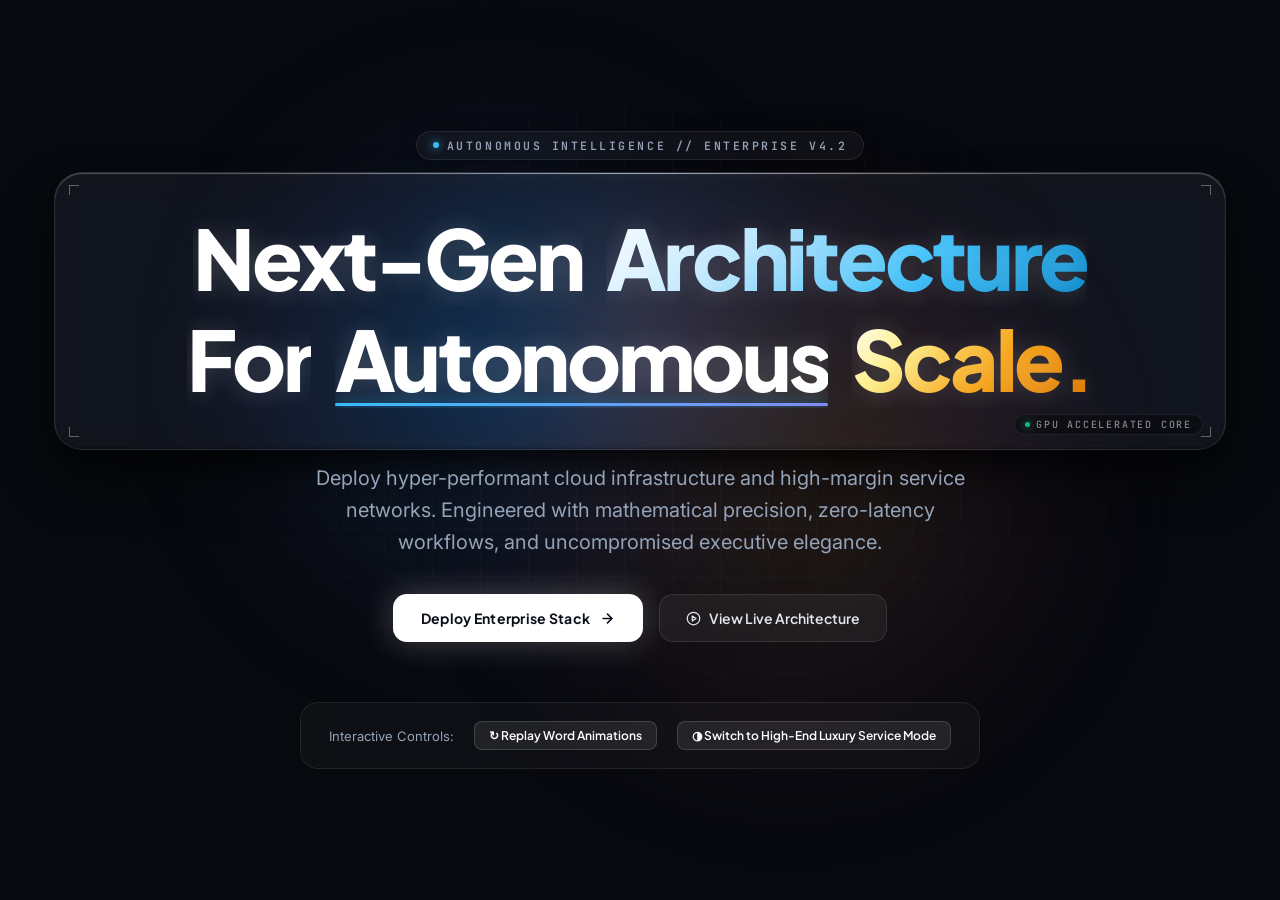
<file: futuristic-heading-demo.html>
<!DOCTYPE html>
<html lang="en">
<head>
  <meta charset="UTF-8" />
  <meta name="viewport" content="width=device-width, initial-scale=1.0" />
  <title>Futuristic Layered Typography &mdash; SaaS / High-End Service Showcase</title>
  <link rel="preconnect" href="https://fonts.googleapis.com" />
  <link rel="preconnect" href="https://fonts.gstatic.com" crossorigin />
  <!-- Clean, Heavy Sans-Serif Display Font + Monospace System -->
  <link href="https://fonts.googleapis.com/css2?family=Plus+Jakarta+Sans:wght@700;800;900&family=JetBrains+Mono:wght@400;500;600&family=Inter:wght@400;500;600&display=swap" rel="stylesheet" />
  <style>
    /* ==========================================================================
       CSS Reset & Core Palette
       ========================================================================== */
    *, *::before, *::after {
      box-sizing: border-box;
      margin: 0;
      padding: 0;
    }

    :root {
      --bg-dark: #07090E;
      --bg-surface: #0C101A;
      --font-display: 'Plus Jakarta Sans', -apple-system, BlinkMacSystemFont, 'Segoe UI', Roboto, sans-serif;
      --font-mono: 'JetBrains Mono', monospace;
      --font-sans: 'Inter', sans-serif;
      --primary-glow: rgba(56, 189, 248, 0.4);
      --accent-cyan: #38BDF8;
      --accent-violet: #818CF8;
      --accent-gold: #F59E0B;
      --glass-bg: rgba(255, 255, 255, 0.05); /* bg-white/5 */
      --glass-border: rgba(255, 255, 255, 0.10); /* border-white/10 */
      --glass-blur: 16px; /* backdrop-blur-md */
    }

    body {
      min-height: 100vh;
      background-color: var(--bg-dark);
      color: #F1F5F9;
      font-family: var(--font-sans);
      overflow-x: hidden;
      display: flex;
      flex-direction: column;
      align-items: center;
      justify-content: center;
      position: relative;
      padding: 40px 20px;
      -webkit-font-smoothing: antialiased;
    }

    /* Ambient Cyber Light Gradients */
    .ambient-background {
      position: fixed;
      inset: 0;
      pointer-events: none;
      z-index: 0;
      overflow: hidden;
    }

    .ambient-grid {
      position: absolute;
      inset: 0;
      background-image: 
        linear-gradient(to right, rgba(255, 255, 255, 0.03) 1px, transparent 1px),
        linear-gradient(to bottom, rgba(255, 255, 255, 0.03) 1px, transparent 1px);
      background-size: 48px 48px;
      mask-image: radial-gradient(ellipse 70% 60% at 50% 40%, black 20%, transparent 80%);
      -webkit-mask-image: radial-gradient(ellipse 70% 60% at 50% 40%, black 20%, transparent 80%);
    }

    .ambient-orb {
      position: absolute;
      border-radius: 50%;
      filter: blur(90px);
      opacity: 0.55;
      pointer-events: none;
      will-change: transform;
    }

    .orb-1 {
      top: 15%;
      left: 20%;
      width: 480px;
      height: 480px;
      background: radial-gradient(circle, rgba(56, 189, 248, 0.35) 0%, rgba(99, 102, 241, 0.15) 60%, transparent 80%);
      animation: floatOrbA 16s ease-in-out infinite alternate;
    }

    .orb-2 {
      top: 25%;
      right: 18%;
      width: 520px;
      height: 520px;
      background: radial-gradient(circle, rgba(212, 175, 55, 0.28) 0%, rgba(236, 72, 153, 0.12) 60%, transparent 80%);
      animation: floatOrbB 19s ease-in-out infinite alternate;
    }

    @keyframes floatOrbA {
      0% { transform: translate(0, 0) scale(1); }
      100% { transform: translate(40px, -30px) scale(1.1); }
    }

    @keyframes floatOrbB {
      0% { transform: translate(0, 0) scale(1); }
      100% { transform: translate(-50px, 35px) scale(1.08); }
    }

    /* Main Container */
    .hero-container {
      position: relative;
      z-index: 10;
      max-width: 1180px;
      width: 100%;
      display: flex;
      flex-direction: column;
      align-items: center;
      text-align: center;
      padding: 60px 24px;
    }

    /* ==========================================================================
       FUTURISTIC LAYERED TYPOGRAPHY ENGINE
       ========================================================================== */
    .typography-stage {
      position: relative;
      display: inline-block;
      margin-bottom: 24px;
      perspective: 1200px;
      padding: 30px 48px;
    }

    /* 1. Translucent Frosted-Glass Backdrop Card
       backdrop-blur-md bg-white/5 border border-white/10 */
    .glass-backdrop-card {
      position: absolute;
      inset: -12px -20px;
      z-index: 1;
      
      /* Requested Tailwind Equivalents */
      background: var(--glass-bg); /* bg-white/5 */
      backdrop-filter: blur(var(--glass-blur)) saturate(190%); /* backdrop-blur-md */
      -webkit-backdrop-filter: blur(var(--glass-blur)) saturate(190%);
      border: 1px solid var(--glass-border); /* border border-white/10 */
      
      border-radius: 28px;
      pointer-events: none;
      overflow: hidden;
      transform-style: preserve-3d;
      
      /* Multi-layer ambient drop shadow for realistic elevation */
      box-shadow: 
        0 30px 60px -15px rgba(0, 0, 0, 0.75),
        0 10px 25px -5px rgba(0, 0, 0, 0.5),
        inset 0 1px 1px 0 rgba(255, 255, 255, 0.28),
        inset 0 -1px 2px 0 rgba(0, 0, 0, 0.4);
      
      /* Card fade-in entrance */
      animation: glassCardEntrance 1.1s cubic-bezier(0.16, 1, 0.3, 1) forwards;
      transition: transform 0.2s cubic-bezier(0.25, 1, 0.5, 1);
    }

    @keyframes glassCardEntrance {
      0% {
        opacity: 0;
        transform: translateY(28px) scale(0.92);
        filter: blur(14px);
      }
      100% {
        opacity: 1;
        transform: translateY(0) scale(1);
        filter: blur(0px);
      }
    }

    /* Specular Top Border Light Sweep */
    .glass-specular-beam {
      position: absolute;
      top: 0;
      left: 10%;
      right: 10%;
      height: 1.5px;
      background: linear-gradient(90deg, 
        transparent 0%, 
        rgba(255, 255, 255, 0.6) 50%, 
        transparent 100%);
      opacity: 0.8;
      filter: drop-shadow(0 0 6px rgba(255, 255, 255, 0.8));
    }

    /* Futuristic Corner Crosshair Brackets */
    .glass-corner {
      position: absolute;
      width: 10px;
      height: 10px;
      border-color: rgba(255, 255, 255, 0.35);
      border-style: solid;
      pointer-events: none;
    }
    .corner-tl { top: 12px; left: 14px; border-width: 1.5px 0 0 1.5px; }
    .corner-tr { top: 12px; right: 14px; border-width: 1.5px 1.5px 0 0; }
    .corner-bl { bottom: 12px; left: 14px; border-width: 0 0 1.5px 1.5px; }
    .corner-br { bottom: 12px; right: 14px; border-width: 0 1.5px 1.5px 0; }

    /* Interactive Spotlight Cursor Follow inside Frosted Card */
    .glass-spotlight-radial {
      position: absolute;
      inset: 0;
      background: radial-gradient(circle 380px at var(--mouse-x, 50%) var(--mouse-y, 50%), 
        rgba(255, 255, 255, 0.08) 0%, 
        rgba(56, 189, 248, 0.04) 40%, 
        transparent 70%);
      pointer-events: none;
    }

    /* High-Tech System Architecture Metadata Tag */
    .glass-meta-pill {
      position: absolute;
      bottom: 14px;
      right: 22px;
      display: inline-flex;
      align-items: center;
      gap: 6px;
      font-family: var(--font-mono);
      font-size: 10px;
      font-weight: 500;
      letter-spacing: 0.18em;
      color: rgba(255, 255, 255, 0.5);
      text-transform: uppercase;
      background: rgba(0, 0, 0, 0.35);
      padding: 3px 10px;
      border-radius: 9999px;
      border: 1px solid rgba(255, 255, 255, 0.08);
    }

    .meta-pulse-dot {
      width: 5px;
      height: 5px;
      border-radius: 50%;
      background: #10B981;
      box-shadow: 0 0 8px #10B981;
      animation: pulseBlink 1.8s ease-in-out infinite;
    }

    @keyframes pulseBlink {
      0%, 100% { opacity: 0.4; transform: scale(0.9); }
      50% { opacity: 1; transform: scale(1.2); }
    }

    /* ==========================================================================
       2. Clean, Heavy Sans-Serif Display Typography
       ========================================================================== */
    .headline-main {
      position: relative;
      z-index: 2; /* Sits sharply in front of frosted card */
      font-family: var(--font-display);
      font-weight: 900;
      font-size: clamp(2.8rem, 6.5vw, 5.8rem);
      line-height: 1.04;
      letter-spacing: -0.04em;
      color: #FFFFFF;
      text-transform: none;
      display: flex;
      flex-wrap: wrap;
      justify-content: center;
      align-items: baseline;
      column-gap: 0.28em;
      row-gap: 0.1em;
      text-shadow: 0 2px 24px rgba(255, 255, 255, 0.18);
      user-select: none;
    }

    /* Word Splitting Containers */
    .word-wrap {
      display: inline-block;
      overflow: hidden;
      vertical-align: baseline;
      padding-bottom: 0.08em;
    }

    /* 3. Smooth Fade-In Animation On Load for Each Word */
    .word-inner {
      display: inline-block;
      opacity: 0;
      transform: translateY(115%) scale(0.95) rotateX(24deg);
      filter: blur(12px);
      transform-origin: 50% 100%;
      animation: wordFadeInUp 1.05s cubic-bezier(0.16, 1, 0.3, 1) forwards;
      animation-delay: calc(var(--word-idx, 0) * 110ms + 220ms);
    }

    @keyframes wordFadeInUp {
      0% {
        opacity: 0;
        transform: translateY(115%) scale(0.95) rotateX(24deg);
        filter: blur(12px);
      }
      65% {
        opacity: 0.85;
        filter: blur(2px);
      }
      100% {
        opacity: 1;
        transform: translateY(0) scale(1) rotateX(0deg);
        filter: blur(0px);
      }
    }

    /* Futuristic Highlight Gradients */
    .text-gradient-cyan {
      background: linear-gradient(135deg, #FFFFFF 0%, #BAE6FD 30%, #38BDF8 65%, #0284C7 100%);
      -webkit-background-clip: text;
      -webkit-text-fill-color: transparent;
      filter: drop-shadow(0 0 28px rgba(56, 189, 248, 0.45));
    }

    .text-gradient-gold {
      background: linear-gradient(135deg, #FFFFFF 0%, #FEF08A 25%, #F59E0B 60%, #D97706 100%);
      -webkit-background-clip: text;
      -webkit-text-fill-color: transparent;
      filter: drop-shadow(0 0 28px rgba(245, 158, 11, 0.45));
    }

    .text-glow-underline {
      position: relative;
    }

    .text-glow-underline::after {
      content: '';
      position: absolute;
      bottom: -4px;
      left: 0;
      right: 0;
      height: 3px;
      background: linear-gradient(90deg, #38BDF8, #818CF8);
      border-radius: 9999px;
      box-shadow: 0 0 14px rgba(56, 189, 248, 0.8);
      opacity: 0;
      transform: scaleX(0);
      transform-origin: left;
      animation: underlineExpand 0.85s cubic-bezier(0.16, 1, 0.3, 1) forwards;
      animation-delay: 950ms;
    }

    @keyframes underlineExpand {
      to {
        opacity: 1;
        transform: scaleX(1);
      }
    }

    /* Top Eyebrow Badge */
    .eyebrow-badge {
      display: inline-flex;
      align-items: center;
      gap: 8px;
      font-family: var(--font-mono);
      font-size: 11.5px;
      font-weight: 600;
      letter-spacing: 0.22em;
      text-transform: uppercase;
      color: #94A3B8;
      background: rgba(255, 255, 255, 0.04);
      border: 1px solid rgba(255, 255, 255, 0.08);
      backdrop-filter: blur(10px);
      -webkit-backdrop-filter: blur(10px);
      padding: 6px 16px;
      border-radius: 9999px;
      margin-bottom: 24px;
      box-shadow: 0 4px 20px rgba(0, 0, 0, 0.3);
      opacity: 0;
      transform: translateY(-14px);
      animation: eyebrowFadeIn 0.85s cubic-bezier(0.16, 1, 0.3, 1) 0.1s forwards;
    }

    @keyframes eyebrowFadeIn {
      to {
        opacity: 1;
        transform: translateY(0);
      }
    }

    .eyebrow-dot {
      width: 6px;
      height: 6px;
      border-radius: 50%;
      background: var(--accent-cyan);
      box-shadow: 0 0 10px var(--accent-cyan);
    }

    /* Subtitle & CTA Buttons */
    .hero-subtitle {
      max-width: 680px;
      font-size: clamp(1.05rem, 2vw, 1.25rem);
      line-height: 1.6;
      color: #94A3B8;
      margin-bottom: 36px;
      font-weight: 400;
      opacity: 0;
      transform: translateY(16px);
      animation: subtitleFadeIn 0.9s cubic-bezier(0.16, 1, 0.3, 1) 0.8s forwards;
    }

    @keyframes subtitleFadeIn {
      to {
        opacity: 1;
        transform: translateY(0);
      }
    }

    .cta-group {
      display: flex;
      gap: 16px;
      flex-wrap: wrap;
      justify-content: center;
      opacity: 0;
      transform: translateY(16px);
      animation: subtitleFadeIn 0.9s cubic-bezier(0.16, 1, 0.3, 1) 0.95s forwards;
    }

    .btn-primary {
      display: inline-flex;
      align-items: center;
      gap: 10px;
      background: #FFFFFF;
      color: #0B0F19;
      font-family: var(--font-display);
      font-weight: 700;
      font-size: 14px;
      letter-spacing: 0.02em;
      padding: 14px 28px;
      border-radius: 14px;
      text-decoration: none;
      box-shadow: 0 0 32px rgba(255, 255, 255, 0.25), 0 4px 14px rgba(0, 0, 0, 0.4);
      transition: all 0.28s ease;
    }

    .btn-primary:hover {
      transform: translateY(-2px);
      box-shadow: 0 0 45px rgba(255, 255, 255, 0.4), 0 8px 20px rgba(0, 0, 0, 0.5);
      background: #F8FAFC;
    }

    .btn-secondary {
      display: inline-flex;
      align-items: center;
      gap: 8px;
      background: rgba(255, 255, 255, 0.05); /* bg-white/5 */
      backdrop-filter: blur(12px); /* backdrop-blur-md */
      -webkit-backdrop-filter: blur(12px);
      border: 1px solid rgba(255, 255, 255, 0.1); /* border-white/10 */
      color: #E2E8F0;
      font-family: var(--font-display);
      font-weight: 600;
      font-size: 14px;
      padding: 14px 26px;
      border-radius: 14px;
      text-decoration: none;
      transition: all 0.28s ease;
    }

    .btn-secondary:hover {
      background: rgba(255, 255, 255, 0.1);
      border-color: rgba(255, 255, 255, 0.25);
      transform: translateY(-2px);
      color: #FFFFFF;
    }

    /* Interactive Controls Panel */
    .controls-panel {
      margin-top: 60px;
      padding: 18px 28px;
      background: rgba(255, 255, 255, 0.03);
      backdrop-filter: blur(16px);
      -webkit-backdrop-filter: blur(16px);
      border: 1px solid rgba(255, 255, 255, 0.08);
      border-radius: 18px;
      display: flex;
      gap: 20px;
      align-items: center;
      flex-wrap: wrap;
      justify-content: center;
      font-size: 13px;
      color: #94A3B8;
      z-index: 20;
    }

    .toggle-btn {
      background: rgba(255, 255, 255, 0.08);
      border: 1px solid rgba(255, 255, 255, 0.15);
      color: #FFFFFF;
      padding: 6px 14px;
      border-radius: 8px;
      font-family: var(--font-display);
      font-weight: 600;
      font-size: 12px;
      cursor: pointer;
      transition: all 0.2s ease;
    }

    .toggle-btn:hover {
      background: rgba(255, 255, 255, 0.16);
      border-color: rgba(255, 255, 255, 0.3);
    }

    @media (max-width: 768px) {
      .typography-stage {
        padding: 24px 18px;
      }
      .glass-backdrop-card {
        inset: -8px -10px;
      }
      .glass-meta-pill {
        display: none;
      }
    }
  </style>
</head>
<body>

  <!-- Ambient Holographic Lighting Background -->
  <div class="ambient-background" aria-hidden="true">
    <div class="ambient-grid"></div>
    <div class="ambient-orb orb-1"></div>
    <div class="ambient-orb orb-2"></div>
  </div>

  <div class="hero-container">

    <!-- Eyebrow Tech Pill -->
    <div class="eyebrow-badge">
      <span class="eyebrow-dot"></span>
      <span>Autonomous Intelligence // Enterprise V4.2</span>
    </div>

    <!-- ======================================================================
         FUTURISTIC LAYERED TYPOGRAPHY HEADING MODULE
         ====================================================================== -->
    <div class="typography-stage" id="typographyStage">

      <!-- Translucent Frosted-Glass Backdrop Card
           Matches: backdrop-blur-md bg-white/5 border border-white/10 -->
      <div class="glass-backdrop-card" id="glassCard" aria-hidden="true">
        <div class="glass-specular-beam"></div>
        <span class="glass-corner corner-tl"></span>
        <span class="glass-corner corner-tr"></span>
        <span class="glass-corner corner-bl"></span>
        <span class="glass-corner corner-br"></span>
        <div class="glass-spotlight-radial" id="glassSpotlight"></div>
        <div class="glass-meta-pill">
          <span class="meta-pulse-dot"></span>
          <span>GPU ACCELERATED CORE</span>
        </div>
      </div>

      <!-- Clean, Heavy Sans-Serif Display Font Headline with Staggered Word Fade-In -->
      <h1 class="headline-main" id="dynamicHeadline" aria-label="Next-Gen Architecture For Autonomous Scale">
        <!-- Word 1 -->
        <span class="word-wrap"><span class="word-inner" style="--word-idx: 0;">Next-Gen</span></span>
        <!-- Word 2 -->
        <span class="word-wrap"><span class="word-inner text-gradient-cyan" style="--word-idx: 1;">Architecture</span></span>
        <!-- Word 3 -->
        <span class="word-wrap"><span class="word-inner" style="--word-idx: 2;">For</span></span>
        <!-- Word 4 -->
        <span class="word-wrap"><span class="word-inner text-glow-underline" style="--word-idx: 3;">Autonomous</span></span>
        <!-- Word 5 -->
        <span class="word-wrap"><span class="word-inner text-gradient-gold" style="--word-idx: 4;">Scale.</span></span>
      </h1>

    </div>

    <!-- High-End Service Subtitle -->
    <p class="hero-subtitle">
      Deploy hyper-performant cloud infrastructure and high-margin service networks. Engineered with mathematical precision, zero-latency workflows, and uncompromised executive elegance.
    </p>

    <!-- High-Tech CTA Actions -->
    <div class="cta-group">
      <a href="#deploy" class="btn-primary">
        <span>Deploy Enterprise Stack</span>
        <svg width="15" height="15" viewBox="0 0 24 24" fill="none" stroke="currentColor" stroke-width="2.5" stroke-linecap="round" stroke-linejoin="round"><line x1="5" y1="12" x2="19" y2="12"></line><polyline points="12 5 19 12 12 19"></polyline></svg>
      </a>
      <a href="#architecture" class="btn-secondary">
        <svg width="15" height="15" viewBox="0 0 24 24" fill="none" stroke="currentColor" stroke-width="2" stroke-linecap="round" stroke-linejoin="round"><circle cx="12" cy="12" r="10"></circle><polygon points="10 8 16 12 10 16 10 8"></polygon></svg>
        <span>View Live Architecture</span>
      </a>
    </div>

    <!-- Interactive Customizer Controls -->
    <div class="controls-panel">
      <span>Interactive Controls:</span>
      <button class="toggle-btn" id="replayAnimBtn">&#x21bb; Replay Word Animations</button>
      <button class="toggle-btn" id="toggleThemeBtn">&#x25D1; Switch to High-End Luxury Service Mode</button>
    </div>

  </div>

  <!-- Dynamic Parallax & Word Controller Script -->
  <script>
    (function initFuturisticTypography() {
      const stage = document.getElementById("typographyStage");
      const card = document.getElementById("glassCard");
      const headline = document.getElementById("dynamicHeadline");
      const replayBtn = document.getElementById("replayAnimBtn");
      const themeBtn = document.getElementById("toggleThemeBtn");

      if (!stage || !card) return;

      // 1. Dynamic 3D Parallax Tilt on Pointer Hover
      stage.addEventListener("pointermove", (e) => {
        const rect = stage.getBoundingClientRect();
        const x = e.clientX - rect.left;
        const y = e.clientY - rect.top;
        const centerX = rect.width / 2;
        const centerY = rect.height / 2;

        const rotateX = ((y - centerY) / centerY) * -6; // max 6deg tilt
        const rotateY = ((x - centerX) / centerX) * 6;

        card.style.transform = `perspective(1000px) rotateX(${rotateX.toFixed(2)}deg) rotateY(${rotateY.toFixed(2)}deg) translateZ(4px)`;
        
        // Update spotlight radial gradient coordinates
        const pctX = (x / rect.width) * 100;
        const pctY = (y / rect.height) * 100;
        card.style.setProperty("--mouse-x", `${pctX.toFixed(1)}%`);
        card.style.setProperty("--mouse-y", `${pctY.toFixed(1)}%`);
      });

      stage.addEventListener("pointerleave", () => {
        card.style.transform = "perspective(1000px) rotateX(0deg) rotateY(0deg) translateZ(0px)";
        card.style.setProperty("--mouse-x", "50%");
        card.style.setProperty("--mouse-y", "50%");
      });

      // 2. Replay Animations Trigger
      function replayWordAnimation() {
        const inners = stage.querySelectorAll(".word-inner");
        inners.forEach((word) => {
          word.style.animation = "none";
          word.offsetHeight; /* trigger reflow */
          word.style.animation = "";
        });

        card.style.animation = "none";
        card.offsetHeight;
        card.style.animation = "";
      }

      if (replayBtn) {
        replayBtn.addEventListener("click", replayWordAnimation);
      }

      // 3. Switch between SaaS Cloud and High-End Luxury Service Copy
      let isSaaS = true;
      if (themeBtn) {
        themeBtn.addEventListener("click", () => {
          isSaaS = !isSaaS;
          if (isSaaS) {
            headline.innerHTML = `
              <span class="word-wrap"><span class="word-inner" style="--word-idx: 0;">Next-Gen</span></span>
              <span class="word-wrap"><span class="word-inner text-gradient-cyan" style="--word-idx: 1;">Architecture</span></span>
              <span class="word-wrap"><span class="word-inner" style="--word-idx: 2;">For</span></span>
              <span class="word-wrap"><span class="word-inner text-glow-underline" style="--word-idx: 3;">Autonomous</span></span>
              <span class="word-wrap"><span class="word-inner text-gradient-gold" style="--word-idx: 4;">Scale.</span></span>
            `;
            themeBtn.textContent = "\u25D1 Switch to High-End Luxury Service Mode";
          } else {
            headline.innerHTML = `
              <span class="word-wrap"><span class="word-inner" style="--word-idx: 0;">The</span></span>
              <span class="word-wrap"><span class="word-inner text-gradient-gold" style="--word-idx: 1;">Architectural</span></span>
              <span class="word-wrap"><span class="word-inner" style="--word-idx: 2;">Sanctuary</span></span>
              <span class="word-wrap"><span class="word-inner" style="--word-idx: 3;">For</span></span>
              <span class="word-wrap"><span class="word-inner text-gradient-cyan text-glow-underline" style="--word-idx: 4;">Executive</span></span>
              <span class="word-wrap"><span class="word-inner" style="--word-idx: 5;">Gentlemen.</span></span>
            `;
            themeBtn.textContent = "\u25D1 Switch to SaaS Cloud Platform Mode";
          }
          replayWordAnimation();
        });
      }
    })();
  </script>
</body>
</html>
</file>
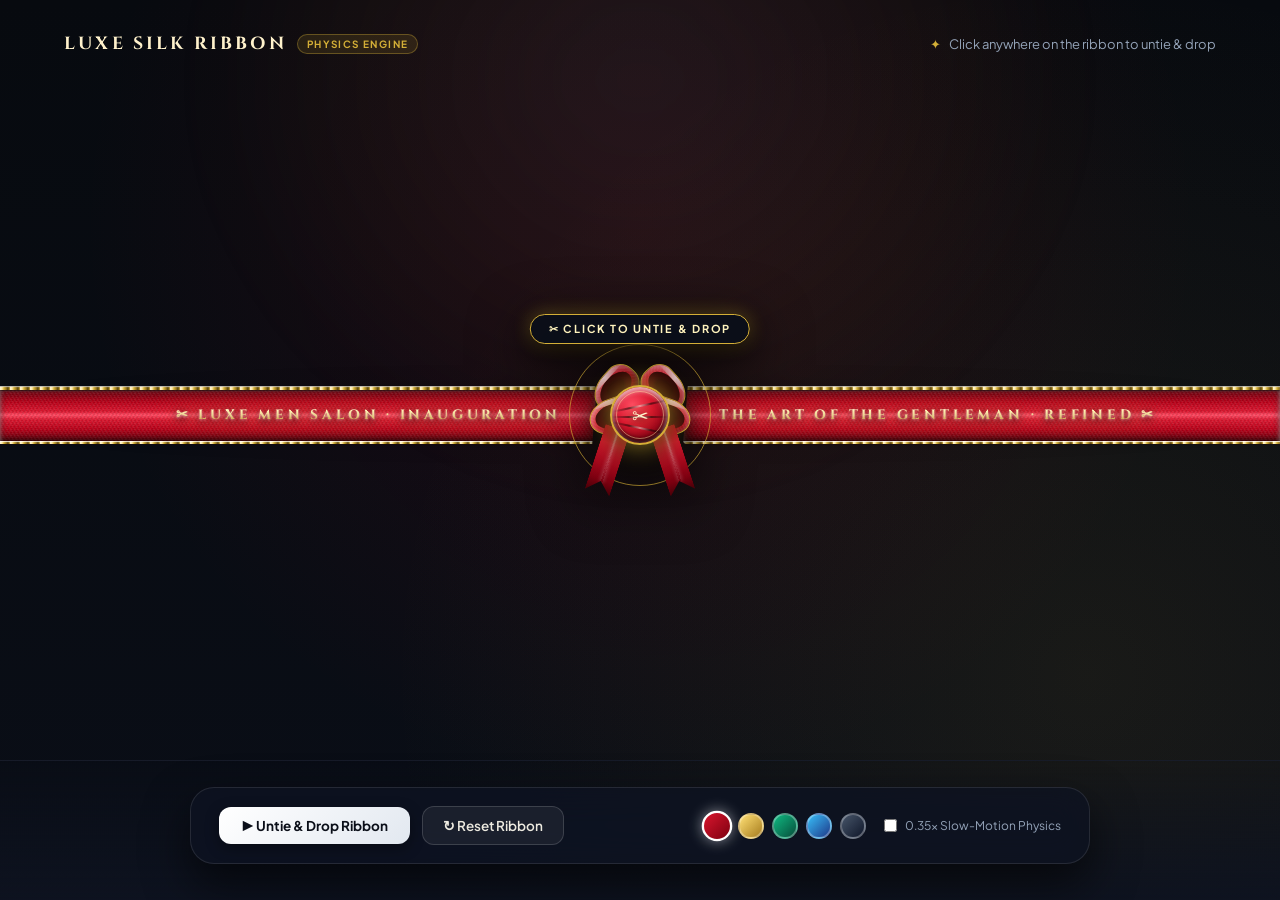
<file: realistic-ribbon-component.html>
<!DOCTYPE html>
<html lang="en">
<head>
  <meta charset="UTF-8" />
  <meta name="viewport" content="width=device-width, initial-scale=1.0" />
  <title>Realistic Silk Ribbon Component &mdash; Physics Untie & Gravity Drop</title>
  <link rel="preconnect" href="https://fonts.googleapis.com" />
  <link rel="preconnect" href="https://fonts.gstatic.com" crossorigin />
  <link href="https://fonts.googleapis.com/css2?family=Cinzel:wght@500;700;800&family=Plus+Jakarta+Sans:wght@500;600;700;800&display=swap" rel="stylesheet" />
  <style>
    /* ==========================================================================
       Reset & Foundation
       ========================================================================== */
    *, *::before, *::after {
      box-sizing: border-box;
      margin: 0;
      padding: 0;
    }

    :root {
      --bg-dark: #080B11;
      --bg-surface: #0E1320;
      --font-display: 'Cinzel', serif;
      --font-ui: 'Plus Jakarta Sans', sans-serif;
      
      /* Silk Satin Color Themes */
      --ribbon-base-1: #450007;
      --ribbon-base-2: #7D0010;
      --ribbon-core: #B80018;
      --ribbon-vibrant: #D9162E;
      --ribbon-sheen: #FF4A62;
      --ribbon-crest: #FFA3B0;
      --gold-bullion: #D4AF37;
      --gold-light: #FFF3BD;

      /* Physics animation speed multiplier (1 = normal, 2.5 = slow motion) */
      --physics-duration: 2.2s;
    }

    body {
      min-height: 100vh;
      background-color: var(--bg-dark);
      background-image: 
        radial-gradient(circle at 50% 25%, rgba(184, 0, 24, 0.12) 0%, transparent 60%),
        radial-gradient(circle at 85% 75%, rgba(212, 175, 55, 0.08) 0%, transparent 55%),
        linear-gradient(to bottom, #070A0F, #0A0E17);
      color: #EDEAE0;
      font-family: var(--font-ui);
      overflow-x: hidden;
      display: flex;
      flex-direction: column;
      align-items: center;
      justify-content: space-between;
      position: relative;
      user-select: none;
    }

    /* Ambient Spotlight & Floor Horizon */
    .ambient-spotlight {
      position: fixed;
      top: -100px;
      left: 50%;
      transform: translateX(-50%);
      width: 900px;
      height: 600px;
      background: radial-gradient(ellipse at 50% 30%, rgba(255, 245, 220, 0.06) 0%, rgba(212, 175, 55, 0.03) 45%, transparent 70%);
      pointer-events: none;
      filter: blur(40px);
      z-index: 0;
    }

    .floor-reflection {
      position: fixed;
      bottom: 0;
      left: 0;
      right: 0;
      height: 140px;
      background: linear-gradient(to top, rgba(14, 19, 32, 0.95), transparent);
      border-top: 1px solid rgba(255, 255, 255, 0.04);
      pointer-events: none;
      z-index: 5;
    }

    /* Top Showcase Header */
    .header-bar {
      position: relative;
      z-index: 20;
      width: 100%;
      max-width: 1200px;
      padding: 32px 24px 16px 24px;
      display: flex;
      justify-content: space-between;
      align-items: center;
      flex-wrap: wrap;
      gap: 16px;
    }

    .brand-title {
      font-family: var(--font-display);
      font-size: 1.1rem;
      font-weight: 700;
      letter-spacing: 0.18em;
      color: #FFF2CC;
      display: flex;
      align-items: center;
      gap: 10px;
    }

    .brand-pill {
      font-family: var(--font-ui);
      font-size: 10px;
      font-weight: 700;
      letter-spacing: 0.14em;
      text-transform: uppercase;
      background: rgba(212, 175, 55, 0.12);
      border: 1px solid rgba(212, 175, 55, 0.35);
      color: var(--gold-bullion);
      padding: 3px 9px;
      border-radius: 999px;
    }

    .header-hint {
      font-size: 13px;
      color: #94A3B8;
      display: flex;
      align-items: center;
      gap: 8px;
    }

    .hint-icon {
      color: var(--gold-bullion);
      animation: pulseHover 1.5s ease-in-out infinite;
    }

    @keyframes pulseHover {
      0%, 100% { transform: scale(1); opacity: 0.7; }
      50% { transform: scale(1.2); opacity: 1; }
    }

    /* ==========================================================================
       MAIN STAGE: Realistic Natural Ribbon Component
       ========================================================================== */
    .ribbon-stage-viewport {
      position: relative;
      width: 100%;
      max-width: 1440px;
      flex: 1;
      display: flex;
      align-items: center;
      justify-content: center;
      perspective: 1400px;
      padding: 40px 0;
      z-index: 10;
    }

    /* Outer Wrapper with subtle catenary drape & ambient breathing */
    .natural-ribbon-component {
      position: absolute;
      top: 48%;
      left: 0;
      right: 0;
      transform: translateY(-50%);
      display: flex;
      align-items: center;
      justify-content: center;
      cursor: pointer;
      z-index: 15;
      animation: ambientClothDrape 6s ease-in-out infinite alternate;
    }

    @keyframes ambientClothDrape {
      0% { transform: translateY(-50%) rotate(0deg); }
      50% { transform: translateY(calc(-50% + 3px)) rotate(0.12deg); }
      100% { transform: translateY(-50%) rotate(-0.08deg); }
    }

    /* Soft Realistic Drop Shadow Cast by Fabric onto Surface */
    .cloth-ambient-shadow {
      position: absolute;
      top: 32px;
      left: 4%;
      right: 4%;
      height: 44px;
      background: radial-gradient(ellipse at 50% 50%, rgba(0, 0, 0, 0.75) 0%, rgba(0, 0, 0, 0.35) 45%, transparent 75%);
      filter: blur(14px);
      pointer-events: none;
      z-index: 1;
      transition: opacity 0.6s ease;
    }

    /* ==========================================================================
       High-Fidelity Silk Satin Ribbon Segments
       ========================================================================== */
    .ribbon-half {
      flex: 1;
      height: 58px;
      position: relative;
      overflow: hidden;
      z-index: 2;
      transform-origin: top center;

      /* Multi-layer High-Fidelity Silk Satin Shader */
      background:
        /* Fine warp/weft diagonal twill weave */
        repeating-linear-gradient(58deg, rgba(255, 255, 255, 0.05) 0px, rgba(255, 255, 255, 0.05) 1.5px, transparent 1.5px, transparent 3.2px),
        repeating-linear-gradient(-58deg, rgba(0, 0, 0, 0.08) 0px, rgba(0, 0, 0, 0.08) 1.5px, transparent 1.5px, transparent 3.2px),
        /* Drawn silk longitudinal threads */
        repeating-linear-gradient(0deg, rgba(255, 255, 255, 0.035) 0px, rgba(255, 255, 255, 0.035) 1px, transparent 1px, transparent 2px),
        /* Curvature specular silk gradient */
        linear-gradient(180deg, 
          var(--ribbon-base-1) 0%, 
          var(--ribbon-base-2) 14%, 
          var(--ribbon-core) 28%, 
          var(--ribbon-vibrant) 44%, 
          var(--ribbon-sheen) 50%, 
          var(--ribbon-vibrant) 58%, 
          var(--ribbon-core) 74%, 
          var(--ribbon-base-2) 88%, 
          var(--ribbon-base-1) 100%);
      
      /* 3D Convex Cylinder Volume Shadows */
      box-shadow: 
        inset 0 3px 5px rgba(255, 255, 255, 0.48),
        inset 0 -4px 7px rgba(10, 0, 2, 0.75),
        0 10px 28px rgba(0, 0, 0, 0.75),
        0 2px 10px rgba(184, 0, 24, 0.4);
      
      display: flex;
      align-items: center;
    }

    .ribbon-half-left {
      justify-content: flex-end;
      border-radius: 0 4px 4px 0;
      clip-path: polygon(0 0, 100% 0, 99.2% 100%, 0 100%);
      transform-origin: 0% 50%;
    }

    .ribbon-half-right {
      justify-content: flex-start;
      border-radius: 4px 0 0 4px;
      clip-path: polygon(0.8% 0, 100% 0, 100% 100%, 0 100%);
      transform-origin: 100% 50%;
    }

    /* Braided Woven Gold Bullion Selvage Edges (Top & Bottom) */
    .ribbon-selvage {
      position: absolute;
      left: 0;
      right: 0;
      height: 3.5px;
      z-index: 5;
      background: repeating-linear-gradient(90deg, 
        #FFF4D1 0px, 
        #FFEAA7 2px, 
        #D4AF37 4px, 
        #9E7D23 6px, 
        #59420B 8px, 
        #D4AF37 10px);
      box-shadow: 0 1px 2px rgba(0, 0, 0, 0.7), inset 0 1px 1px rgba(255, 255, 255, 0.85);
    }
    .selvage-top { top: 0; }
    .selvage-bottom { bottom: 0; }

    /* Animated Specular Luster Drift */
    .ribbon-luster-wave {
      position: absolute;
      inset: 0;
      background: linear-gradient(110deg,
        transparent 0%,
        transparent 34%,
        rgba(255, 255, 255, 0.15) 45%,
        rgba(255, 245, 250, 0.45) 50%,
        rgba(255, 255, 255, 0.15) 55%,
        transparent 66%,
        transparent 100%);
      background-size: 260% 100%;
      animation: lusterDrift 7.5s ease-in-out infinite alternate;
      pointer-events: none;
      mix-blend-mode: overlay;
      z-index: 3;
    }

    @keyframes lusterDrift {
      0% { background-position: 0% 50%; }
      100% { background-position: 100% 50%; }
    }

    /* Embroidered Metallic Gold Lettering */
    .ribbon-embroidery {
      position: relative;
      z-index: 4;
      display: flex;
      align-items: center;
      padding: 0 36px;
      width: 100%;
    }

    .ribbon-half-left .ribbon-embroidery { justify-content: flex-end; }
    .ribbon-half-right .ribbon-embroidery { justify-content: flex-start; }

    .embroidery-text {
      font-family: var(--font-display);
      font-size: 13.5px;
      font-weight: 700;
      letter-spacing: 0.28em;
      background: linear-gradient(180deg, #FFFFFF 0%, #FFF3B8 24%, #E9CE8A 55%, #C29B38 82%, #856317 100%);
      -webkit-background-clip: text;
      -webkit-text-fill-color: transparent;
      filter: 
        drop-shadow(0 1px 1px rgba(255, 255, 255, 0.45))
        drop-shadow(0 2px 4px rgba(0, 0, 0, 0.95))
        drop-shadow(0 0 12px rgba(212, 175, 55, 0.5));
      white-space: nowrap;
    }

    /* ==========================================================================
       Center 3D Tied Rosette Bow with Loops & Knot
       ========================================================================== */
    .ribbon-bow-center {
      position: relative;
      z-index: 30;
      width: 110px;
      height: 110px;
      margin: 0 -12px;
      display: flex;
      align-items: center;
      justify-content: center;
      cursor: pointer;
      filter: drop-shadow(0 14px 28px rgba(0, 0, 0, 0.85));
      transition: transform 0.35s cubic-bezier(0.2, 0.9, 0.3, 1);
    }

    .ribbon-bow-center:hover {
      transform: scale(1.08);
    }

    /* Center Pulsing Luminous Shockwave */
    .bow-pulse-aura {
      position: absolute;
      inset: -16px;
      border-radius: 50%;
      border: 1.5px solid rgba(212, 175, 55, 0.65);
      animation: auraBreathe 2.4s cubic-bezier(0.2, 0.8, 0.4, 1) infinite;
      pointer-events: none;
    }

    @keyframes auraBreathe {
      0% { transform: scale(0.7); opacity: 0.85; }
      100% { transform: scale(1.45); opacity: 0; }
    }

    /* 3D Overlapping Silk Loops */
    .bow-loops-wrap {
      position: absolute;
      inset: 0;
      pointer-events: none;
    }

    .bow-loop {
      position: absolute;
      width: 50px;
      height: 36px;
      background:
        repeating-linear-gradient(45deg, rgba(255,255,255,0.05) 0px, rgba(255,255,255,0.05) 1.5px, transparent 1.5px, transparent 3px),
        linear-gradient(135deg, var(--ribbon-sheen) 0%, var(--ribbon-vibrant) 35%, var(--ribbon-core) 75%, var(--ribbon-base-1) 100%);
      border: 1.5px solid var(--gold-bullion);
      box-shadow: inset 0 3px 6px rgba(255, 255, 255, 0.5), 0 8px 18px rgba(0, 0, 0, 0.7);
      overflow: hidden;
      transform-origin: center center;
    }

    /* Inner loop hollow cavity shadow */
    .loop-cavity-shadow {
      position: absolute;
      inset: 5px;
      background: radial-gradient(ellipse at center, #260005 35%, #66000D 75%, #9E071A 100%);
      border-radius: 50%;
      opacity: 0.95;
      box-shadow: inset 0 3px 8px rgba(0, 0, 0, 0.8);
    }

    .loop-edge-glint {
      position: absolute;
      top: 0;
      left: 0;
      right: 0;
      height: 5px;
      background: linear-gradient(90deg, transparent, rgba(255, 255, 255, 0.75), transparent);
    }

    /* Back Loops (Upper Tilt, darker) */
    .loop-back-l {
      top: 10px;
      left: 6px;
      transform: rotate(-48deg);
      border-radius: 50% 16px 16px 50%;
      filter: brightness(0.85);
    }
    .loop-back-r {
      top: 10px;
      right: 6px;
      transform: rotate(48deg);
      border-radius: 16px 50% 50% 16px;
      filter: brightness(0.85);
    }

    /* Front Loops (Lower Tilt, vibrant) */
    .loop-front-l {
      top: 38px;
      left: 4px;
      transform: rotate(-18deg);
      border-radius: 50% 14px 14px 50%;
    }
    .loop-front-r {
      top: 38px;
      right: 4px;
      transform: rotate(18deg);
      border-radius: 14px 50% 50% 14px;
    }

    /* Cinched Center Fabric Knot */
    .bow-knot {
      position: relative;
      z-index: 10;
      width: 60px;
      height: 60px;
      border-radius: 50%;
      background: radial-gradient(circle at 36% 32%, var(--ribbon-sheen) 0%, var(--ribbon-vibrant) 38%, var(--ribbon-base-2) 74%, var(--ribbon-base-1) 100%);
      border: 2px solid var(--gold-bullion);
      box-shadow:
        0 0 28px rgba(212, 175, 55, 0.8),
        0 10px 28px rgba(0, 0, 0, 0.8),
        inset 0 3px 6px rgba(255, 255, 255, 0.8),
        inset 0 -3px 6px rgba(0, 0, 0, 0.9);
      display: flex;
      align-items: center;
      justify-content: center;
      overflow: hidden;
      transform-origin: center center;
    }

    .knot-creases {
      position: absolute;
      inset: 0;
      pointer-events: none;
    }
    .crease-line {
      position: absolute;
      width: 100%;
      height: 2px;
      background: linear-gradient(90deg, transparent, rgba(0,0,0,0.55) 30%, rgba(255,255,255,0.45) 50%, rgba(0,0,0,0.55) 70%, transparent);
    }
    .crease-1 { top: 18px; transform: rotate(-12deg); }
    .crease-2 { top: 29px; }
    .crease-3 { top: 40px; transform: rotate(12deg); }

    .knot-gold-clasp {
      position: absolute;
      inset: 4px;
      border-radius: 50%;
      border: 1px solid rgba(255, 235, 170, 0.45);
      pointer-events: none;
    }

    .knot-icon {
      position: relative;
      z-index: 5;
      color: #FFF6CC;
      font-size: 20px;
      display: inline-block;
      filter: drop-shadow(0 2px 4px rgba(0, 0, 0, 0.8)) drop-shadow(0 0 8px rgba(212, 175, 55, 0.8));
    }

    /* Hanging Swallowtail Streamers */
    .bow-streamer {
      position: absolute;
      top: 68px;
      width: 26px;
      height: 68px;
      background: linear-gradient(180deg, var(--ribbon-core) 0%, var(--ribbon-vibrant) 25%, var(--ribbon-base-2) 80%, var(--ribbon-base-1) 100%);
      box-shadow: 0 8px 18px rgba(0, 0, 0, 0.6);
      clip-path: polygon(0 0, 100% 0, 100% 100%, 50% 82%, 0 100%);
      z-index: 2;
      transform-origin: top center;
    }

    .streamer-ridge-highlight {
      position: absolute;
      top: 0;
      bottom: 12px;
      left: 50%;
      width: 2px;
      background: linear-gradient(180deg, rgba(255, 255, 255, 0.55) 0%, rgba(255, 255, 255, 0.1) 80%, transparent 100%);
      box-shadow: 0 0 4px rgba(255, 255, 255, 0.4);
    }

    .streamer-l {
      left: 20px;
      transform: rotate(18deg);
      animation: streamerFlutterL 3.6s ease-in-out infinite alternate;
    }
    .streamer-r {
      right: 20px;
      transform: rotate(-18deg);
      animation: streamerFlutterR 4s ease-in-out infinite alternate;
    }

    @keyframes streamerFlutterL {
      0% { transform: rotate(16deg) skewX(2deg); }
      100% { transform: rotate(22deg) skewX(-2deg); }
    }
    @keyframes streamerFlutterR {
      0% { transform: rotate(-16deg) skewX(-2deg); }
      100% { transform: rotate(-22deg) skewX(2deg); }
    }

    /* Interactive Click Prompt Badge */
    .ribbon-action-tooltip {
      position: absolute;
      top: -46px;
      left: 50%;
      transform: translateX(-50%);
      background: rgba(11, 15, 25, 0.96);
      border: 1px solid var(--gold-bullion);
      border-radius: 9999px;
      padding: 7px 18px;
      display: flex;
      align-items: center;
      gap: 8px;
      color: #FFF3BD;
      font-family: var(--font-ui);
      font-size: 11px;
      font-weight: 700;
      letter-spacing: 0.16em;
      text-transform: uppercase;
      white-space: nowrap;
      box-shadow: 0 6px 22px rgba(0, 0, 0, 0.8), 0 0 18px rgba(212, 175, 55, 0.45);
      pointer-events: none;
      animation: tooltipHover 2.2s ease-in-out infinite alternate;
      z-index: 50;
      transition: opacity 0.3s ease;
    }

    @keyframes tooltipHover {
      0% { transform: translateX(-50%) translateY(0); }
      100% { transform: translateX(-50%) translateY(-6px); }
    }

    /* ==========================================================================
       PHYSICS UNTIE, UNFOLD & GRAVITY DROP ANIMATION ENGINE
       Triggered when .is-untying is added to the component
       ========================================================================== */
    .natural-ribbon-component.is-untying {
      pointer-events: none;
      animation: none !important;
    }

    .natural-ribbon-component.is-untying .ribbon-action-tooltip {
      opacity: 0;
    }

    .natural-ribbon-component.is-untying .cloth-ambient-shadow {
      opacity: 0;
      transition: opacity 0.4s ease;
    }

    /* 1. Center Knot Loosens and Slips Apart */
    .natural-ribbon-component.is-untying .bow-knot {
      animation: knotUntieAndFall var(--physics-duration) cubic-bezier(0.25, 0.1, 0.3, 1) forwards;
    }

    @keyframes knotUntieAndFall {
      0% {
        transform: scale(1) rotate(0deg);
        opacity: 1;
      }
      15% {
        /* Knot loosens and expands as the knot unbinds */
        transform: scale(1.22) rotate(-14deg) translateY(-8px);
        opacity: 1;
      }
      30% {
        /* Knot slips open, dropping through center */
        transform: scale(0.9) rotate(28deg) translateY(60px);
        opacity: 0.9;
      }
      65% {
        /* Accelerating downward under gravity */
        transform: scale(0.65) rotate(70deg) translateY(calc(55vh));
        opacity: 0.6;
      }
      100% {
        /* Drops fully to the bottom of the screen */
        transform: scale(0.4) rotate(120deg) translateY(calc(95vh));
        opacity: 0;
      }
    }

    /* 2. Bow Loops Untie & Straighten Out into Falling Strips */
    .natural-ribbon-component.is-untying .loop-back-l,
    .natural-ribbon-component.is-untying .loop-front-l {
      animation: loopUntieLeft var(--physics-duration) cubic-bezier(0.2, 0.8, 0.25, 1) forwards;
    }

    .natural-ribbon-component.is-untying .loop-back-r,
    .natural-ribbon-component.is-untying .loop-front-r {
      animation: loopUntieRight var(--physics-duration) cubic-bezier(0.2, 0.8, 0.25, 1) forwards;
    }

    @keyframes loopUntieLeft {
      0% {
        transform: rotate(-35deg) scale(1);
        opacity: 1;
      }
      18% {
        /* Uncurling loop stretches outwards and unpins */
        transform: rotate(-10deg) scaleX(1.4) scaleY(0.6) translate(-25px, -15px);
        opacity: 1;
      }
      40% {
        /* Falling downward with air resistance flip */
        transform: rotate(25deg) scaleX(0.7) scaleY(1.5) translate(-60px, 35vh);
        opacity: 0.8;
      }
      75% {
        transform: rotate(-18deg) scaleX(0.5) scaleY(1.8) translate(-90px, 70vh);
        opacity: 0.4;
      }
      100% {
        transform: rotate(15deg) scaleX(0.4) scaleY(2) translate(-110px, calc(95vh));
        opacity: 0;
      }
    }

    @keyframes loopUntieRight {
      0% {
        transform: rotate(35deg) scale(1);
        opacity: 1;
      }
      18% {
        transform: rotate(10deg) scaleX(1.4) scaleY(0.6) translate(25px, -15px);
        opacity: 1;
      }
      40% {
        transform: rotate(-25deg) scaleX(0.7) scaleY(1.5) translate(60px, 35vh);
        opacity: 0.8;
      }
      75% {
        transform: rotate(18deg) scaleX(0.5) scaleY(1.8) translate(90px, 70vh);
        opacity: 0.4;
      }
      100% {
        transform: rotate(-15deg) scaleX(0.4) scaleY(2) translate(110px, calc(95vh));
        opacity: 0;
      }
    }

    /* 3. Hanging Streamers Tumble & Fall Under Gravity */
    .natural-ribbon-component.is-untying .streamer-l {
      animation: streamerDropLeft var(--physics-duration) cubic-bezier(0.22, 0.9, 0.3, 1) forwards;
    }

    .natural-ribbon-component.is-untying .streamer-r {
      animation: streamerDropRight var(--physics-duration) cubic-bezier(0.22, 0.9, 0.3, 1) forwards;
    }

    @keyframes streamerDropLeft {
      0% {
        transform: rotate(18deg) translateY(0);
        opacity: 1;
      }
      20% {
        transform: rotate(35deg) translate(-20px, 40px) skewX(10deg);
        opacity: 1;
      }
      55% {
        transform: rotate(-15deg) translate(-45px, 48vh) skewX(-14deg);
        opacity: 0.75;
      }
      100% {
        transform: rotate(28deg) translate(-70px, calc(92vh)) skewX(8deg);
        opacity: 0;
      }
    }

    @keyframes streamerDropRight {
      0% {
        transform: rotate(-18deg) translateY(0);
        opacity: 1;
      }
      20% {
        transform: rotate(-35deg) translate(20px, 40px) skewX(-10deg);
        opacity: 1;
      }
      55% {
        transform: rotate(15deg) translate(45px, 48vh) skewX(14deg);
        opacity: 0.75;
      }
      100% {
        transform: rotate(-28deg) translate(70px, calc(92vh)) skewX(-8deg);
        opacity: 0;
      }
    }

    /* 4. Main Horizontal Ribbon Bands: Sag, Unfold, Billow & Fall to the Bottom */
    .natural-ribbon-component.is-untying .ribbon-half-left {
      animation: ribbonFallLeft var(--physics-duration) cubic-bezier(0.28, 0, 0.35, 1.05) forwards;
    }

    .natural-ribbon-component.is-untying .ribbon-half-right {
      animation: ribbonFallRight var(--physics-duration) cubic-bezier(0.28, 0, 0.35, 1.05) forwards;
    }

    @keyframes ribbonFallLeft {
      0% {
        transform: translateY(0) rotate(0deg) skewY(0deg);
        opacity: 1;
      }
      18% {
        /* Center tension releases: inner end sags deeply into catenary curve */
        transform: translateY(35px) rotate(16deg) skewY(8deg) scaleY(0.92);
        opacity: 1;
      }
      42% {
        /* Accelerating downwards under gravity; air catches the fabric */
        transform: translateY(32vh) rotate(-10deg) skewY(-8deg) scaleY(0.85);
        opacity: 0.9;
      }
      70% {
        /* Pendulum sway reverses as terminal velocity is reached */
        transform: translateY(68vh) rotate(14deg) skewY(6deg) scaleY(0.78);
        opacity: 0.65;
      }
      100% {
        /* Drops and settles at the bottom of the screen */
        transform: translateY(calc(96vh)) rotate(-8deg) skewY(-4deg) scaleY(0.65);
        opacity: 0;
      }
    }

    @keyframes ribbonFallRight {
      0% {
        transform: translateY(0) rotate(0deg) skewY(0deg);
        opacity: 1;
      }
      18% {
        /* Center tension releases: inner end sags deeply */
        transform: translateY(35px) rotate(-16deg) skewY(-8deg) scaleY(0.92);
        opacity: 1;
      }
      42% {
        transform: translateY(32vh) rotate(10deg) skewY(8deg) scaleY(0.85);
        opacity: 0.9;
      }
      70% {
        transform: translateY(68vh) rotate(-14deg) skewY(-6deg) scaleY(0.78);
        opacity: 0.65;
      }
      100% {
        transform: translateY(calc(96vh)) rotate(8deg) skewY(4deg) scaleY(0.65);
        opacity: 0;
      }
    }

    /* Fallen Ribbon Puddle on Floor (Fades in at bottom) */
    .floor-ribbon-puddle {
      position: fixed;
      bottom: 20px;
      left: 50%;
      transform: translateX(-50%) scale(0.8);
      width: 700px;
      height: 48px;
      background: radial-gradient(ellipse at 50% 60%, rgba(184, 0, 24, 0.6) 0%, rgba(125, 0, 16, 0.3) 40%, transparent 75%);
      filter: blur(8px);
      pointer-events: none;
      opacity: 0;
      z-index: 6;
      transition: opacity 1.2s ease 1s, transform 1.2s ease 1s;
    }

    .floor-ribbon-puddle.settled {
      opacity: 1;
      transform: translateX(-50%) scale(1);
    }

    /* ==========================================================================
       Interactive Bottom Control Deck
       ========================================================================== */
    .control-dock {
      position: relative;
      z-index: 20;
      width: 100%;
      max-width: 900px;
      margin-bottom: 36px;
      background: rgba(14, 19, 32, 0.82);
      backdrop-filter: blur(18px) saturate(180%);
      -webkit-backdrop-filter: blur(18px);
      border: 1px solid rgba(255, 255, 255, 0.1);
      border-radius: 24px;
      padding: 18px 28px;
      display: flex;
      align-items: center;
      justify-content: space-between;
      flex-wrap: wrap;
      gap: 20px;
      box-shadow: 0 20px 45px rgba(0, 0, 0, 0.6);
    }

    .dock-actions {
      display: flex;
      align-items: center;
      gap: 12px;
    }

    .btn-action {
      background: linear-gradient(135deg, #FFFFFF 0%, #E2E8F0 100%);
      color: #0B0F19;
      font-family: var(--font-ui);
      font-weight: 700;
      font-size: 13.5px;
      padding: 10px 22px;
      border-radius: 12px;
      border: none;
      cursor: pointer;
      display: inline-flex;
      align-items: center;
      gap: 8px;
      box-shadow: 0 4px 14px rgba(0, 0, 0, 0.4);
      transition: all 0.25s ease;
    }

    .btn-action:hover {
      transform: translateY(-2px);
      box-shadow: 0 6px 20px rgba(255, 255, 255, 0.25);
    }

    .btn-reset {
      background: rgba(255, 255, 255, 0.06);
      color: #EDEAE0;
      border: 1px solid rgba(255, 255, 255, 0.15);
      font-family: var(--font-ui);
      font-weight: 600;
      font-size: 13.5px;
      padding: 10px 20px;
      border-radius: 12px;
      cursor: pointer;
      transition: all 0.25s ease;
    }

    .btn-reset:hover {
      background: rgba(255, 255, 255, 0.12);
      border-color: rgba(255, 255, 255, 0.3);
    }

    .dock-customizers {
      display: flex;
      align-items: center;
      gap: 18px;
      flex-wrap: wrap;
    }

    .swatch-group {
      display: flex;
      align-items: center;
      gap: 8px;
    }

    .color-swatch {
      width: 26px;
      height: 26px;
      border-radius: 50%;
      border: 2px solid rgba(255, 255, 255, 0.3);
      cursor: pointer;
      transition: transform 0.2s ease, border-color 0.2s ease;
    }

    .color-swatch:hover, .color-swatch.active {
      transform: scale(1.18);
      border-color: #FFFFFF;
      box-shadow: 0 0 12px rgba(255, 255, 255, 0.5);
    }

    .swatch-crimson { background: linear-gradient(135deg, #D9162E, #7D0010); }
    .swatch-gold { background: linear-gradient(135deg, #FFDF73, #A67C1E); }
    .swatch-emerald { background: linear-gradient(135deg, #10B981, #064E3B); }
    .swatch-sapphire { background: linear-gradient(135deg, #38BDF8, #1E3A8A); }
    .swatch-obsidian { background: linear-gradient(135deg, #475569, #0F172A); }

    .slowmo-toggle {
      display: flex;
      align-items: center;
      gap: 8px;
      font-size: 12px;
      color: #94A3B8;
      cursor: pointer;
    }

    .slowmo-toggle input {
      accent-color: var(--gold-bullion);
      cursor: pointer;
    }

    @media (max-width: 768px) {
      .ribbon-half { height: 46px; }
      .embroidery-text { font-size: 10px; letter-spacing: 0.16em; }
      .ribbon-bow-center { width: 84px; height: 84px; }
      .bow-knot { width: 48px; height: 48px; }
      .control-dock { justify-content: center; }
    }
  </style>
</head>
<body>

  <!-- Ambient Cinematic Lighting -->
  <div class="ambient-spotlight" aria-hidden="true"></div>
  <div class="floor-reflection" aria-hidden="true"></div>
  <div class="floor-ribbon-puddle" id="floorPuddle" aria-hidden="true"></div>

  <!-- Top Title Bar -->
  <header class="header-bar">
    <div class="brand-title">
      <span>LUXE SILK RIBBON</span>
      <span class="brand-pill">PHYSICS ENGINE</span>
    </div>
    <div class="header-hint">
      <span class="hint-icon">&#x2726;</span>
      <span>Click anywhere on the ribbon to untie &amp; drop</span>
    </div>
  </header>

  <!-- ======================================================================
       STAGE: REALISTIC NATURAL RIBBON COMPONENT
       ====================================================================== -->
  <main class="ribbon-stage-viewport">

    <div class="natural-ribbon-component" id="ribbonComponent" role="button" tabindex="0" aria-label="Click to untie the realistic silk ribbon and watch it drop under gravity">
      
      <!-- Realistic Surface Drop Shadow -->
      <div class="cloth-ambient-shadow" aria-hidden="true"></div>

      <!-- Left Ribbon Segment (Rich Silk Satin with Woven Texture) -->
      <div class="ribbon-half ribbon-half-left" id="ribbonLeft">
        <div class="ribbon-selvage selvage-top" aria-hidden="true"></div>
        <div class="ribbon-luster-wave" aria-hidden="true"></div>
        <div class="ribbon-embroidery">
          <span class="embroidery-text">&#x2702; LUXE MEN SALON &middot; INAUGURATION</span>
        </div>
        <div class="ribbon-selvage selvage-bottom" aria-hidden="true"></div>
      </div>

      <!-- Center 3D Tied Rosette Bow with Cavity Depth -->
      <div class="ribbon-bow-center" id="bowCenter">
        <div class="bow-pulse-aura" aria-hidden="true"></div>

        <!-- 3D Overlapping Silk Loops -->
        <div class="bow-loops-wrap" aria-hidden="true">
          <!-- Back Loops -->
          <div class="bow-loop loop-back-l">
            <div class="loop-cavity-shadow"></div>
            <div class="loop-edge-glint"></div>
          </div>
          <div class="bow-loop loop-back-r">
            <div class="loop-cavity-shadow"></div>
            <div class="loop-edge-glint"></div>
          </div>
          <!-- Front Loops -->
          <div class="bow-loop loop-front-l">
            <div class="loop-cavity-shadow"></div>
            <div class="loop-edge-glint"></div>
          </div>
          <div class="bow-loop loop-front-r">
            <div class="loop-cavity-shadow"></div>
            <div class="loop-edge-glint"></div>
          </div>
        </div>

        <!-- Cinched Knot with Pleat Creases -->
        <div class="bow-knot" aria-hidden="true">
          <div class="knot-creases">
            <span class="crease-line crease-1"></span>
            <span class="crease-line crease-2"></span>
            <span class="crease-line crease-3"></span>
          </div>
          <div class="knot-gold-clasp"></div>
          <span class="knot-icon">&#x2702;</span>
        </div>

        <!-- Hanging Swallowtail Streamers -->
        <div class="bow-streamer streamer-l" aria-hidden="true">
          <div class="streamer-ridge-highlight"></div>
        </div>
        <div class="bow-streamer streamer-r" aria-hidden="true">
          <div class="streamer-ridge-highlight"></div>
        </div>

        <!-- Interactive Floating Tooltip -->
        <div class="ribbon-action-tooltip">
          <span>&#x2702; CLICK TO UNTIE &amp; DROP</span>
        </div>
      </div>

      <!-- Right Ribbon Segment (Rich Silk Satin with Woven Texture) -->
      <div class="ribbon-half ribbon-half-right" id="ribbonRight">
        <div class="ribbon-selvage selvage-top" aria-hidden="true"></div>
        <div class="ribbon-luster-wave" aria-hidden="true"></div>
        <div class="ribbon-embroidery">
          <span class="embroidery-text">THE ART OF THE GENTLEMAN &middot; REFINED &#x2702;</span>
        </div>
        <div class="ribbon-selvage selvage-bottom" aria-hidden="true"></div>
      </div>

    </div>

  </main>

  <!-- Interactive Control Dock -->
  <footer class="control-dock">
    <div class="dock-actions">
      <button class="btn-action" id="triggerUntieBtn">
        <span>&#x25B6; Untie &amp; Drop Ribbon</span>
      </button>
      <button class="btn-reset" id="resetBtn">
        <span>&#x21bb; Reset Ribbon</span>
      </button>
    </div>

    <div class="dock-customizers">
      <!-- Color Palette Themes -->
      <div class="swatch-group" title="Select Silk Color Palette">
        <button class="color-swatch swatch-crimson active" data-theme="crimson" aria-label="Royal Crimson Silk"></button>
        <button class="color-swatch swatch-gold" data-theme="gold" aria-label="Imperial Gold Silk"></button>
        <button class="color-swatch swatch-emerald" data-theme="emerald" aria-label="Emerald Satin"></button>
        <button class="color-swatch swatch-sapphire" data-theme="sapphire" aria-label="Sapphire Velvet"></button>
        <button class="color-swatch swatch-obsidian" data-theme="obsidian" aria-label="Obsidian Platinum"></button>
      </div>

      <!-- Slow Motion Checkbox -->
      <label class="slowmo-toggle">
        <input type="checkbox" id="slowMoCheck" />
        <span>0.35x Slow-Motion Physics</span>
      </label>
    </div>
  </footer>

  <!-- ==========================================================================
       Interactive Audio & Physics Controller
       ========================================================================== */
  <script>
    (function initRibbonPhysics() {
      const ribbon = document.getElementById("ribbonComponent");
      const floorPuddle = document.getElementById("floorPuddle");
      const triggerBtn = document.getElementById("triggerUntieBtn");
      const resetBtn = document.getElementById("resetBtn");
      const swatches = document.querySelectorAll(".color-swatch");
      const slowMoCheck = document.getElementById("slowMoCheck");

      let isUntied = false;

      // Realistic Silk Audio Synthesizer via Web Audio API
      function playSilkUntieSound() {
        try {
          const AudioContext = window.AudioContext || window.webkitAudioContext;
          if (!AudioContext) return;
          const ctx = new AudioContext();
          if (ctx.state === "suspended") ctx.resume();

          const now = ctx.currentTime;

          // 1. Soft silk friction / knot slide sound
          const bufferSize = Math.floor(ctx.sampleRate * 0.45);
          const buffer = ctx.createBuffer(1, bufferSize, ctx.sampleRate);
          const data = buffer.getChannelData(0);
          for (let i = 0; i < bufferSize; i++) {
            data[i] = Math.random() * 2 - 1;
          }

          const noise = ctx.createBufferSource();
          noise.buffer = buffer;

          const filter = ctx.createBiquadFilter();
          filter.type = "bandpass";
          filter.frequency.setValueAtTime(1600, now);
          filter.frequency.exponentialRampToValueAtTime(450, now + 0.4);
          filter.Q.setValueAtTime(2.2, now);

          const gain = ctx.createGain();
          gain.gain.setValueAtTime(0.01, now);
          gain.gain.linearRampToValueAtTime(0.35, now + 0.08);
          gain.gain.exponentialRampToValueAtTime(0.001, now + 0.45);

          noise.connect(filter);
          filter.connect(gain);
          gain.connect(ctx.destination);

          noise.start(now);
          noise.stop(now + 0.48);

          // 2. Gentle fluttering air whoosh as ribbon falls
          const osc = ctx.createOscillator();
          const oscGain = ctx.createGain();
          osc.type = "sine";
          osc.frequency.setValueAtTime(280, now + 0.1);
          osc.frequency.exponentialRampToValueAtTime(80, now + 0.6);

          oscGain.gain.setValueAtTime(0.001, now);
          oscGain.gain.linearRampToValueAtTime(0.08, now + 0.2);
          oscGain.gain.exponentialRampToValueAtTime(0.001, now + 0.65);

          osc.connect(oscGain);
          oscGain.connect(ctx.destination);
          osc.start(now + 0.1);
          osc.stop(now + 0.7);
        } catch (e) {
          // Ignore audio policy restriction
        }
      }

      // Untie & Gravity Drop Execution
      function untieRibbon() {
        if (isUntied) return;
        isUntied = true;

        playSilkUntieSound();
        ribbon.classList.add("is-untying");
        floorPuddle.classList.add("settled");
      }

      // Reset to Pristine Tied State
      function resetRibbon() {
        ribbon.classList.remove("is-untying");
        floorPuddle.classList.remove("settled");

        // Force DOM reflow to cancel animation immediately
        void ribbon.offsetWidth;
        isUntied = false;
      }

      // Click Events
      ribbon.addEventListener("click", untieRibbon);
      ribbon.addEventListener("keydown", (e) => {
        if (e.key === "Enter" || e.key === " ") {
          e.preventDefault();
          untieRibbon();
        }
      });

      triggerBtn.addEventListener("click", untieRibbon);
      resetBtn.addEventListener("click", resetRibbon);

      // Slow-Motion Physics Toggle
      slowMoCheck.addEventListener("change", () => {
        const root = document.documentElement;
        if (slowMoCheck.checked) {
          root.style.setProperty("--physics-duration", "5.8s");
        } else {
          root.style.setProperty("--physics-duration", "2.2s");
        }
      });

      // Palette Themes
      const themes = {
        crimson: {
          b1: '#450007', b2: '#7D0010', core: '#B80018', vib: '#D9162E', sheen: '#FF4A62', gold: '#D4AF37'
        },
        gold: {
          b1: '#4A3408', b2: '#7D580C', core: '#B8860B', vib: '#D4AF37', sheen: '#FFDF73', gold: '#FFFFFF'
        },
        emerald: {
          b1: '#032617', b2: '#064E3B', core: '#047857', vib: '#059669', sheen: '#34D399', gold: '#D4AF37'
        },
        sapphire: {
          b1: '#0B1B3D', b2: '#1E3A8A', core: '#1D4ED8', vib: '#2563EB', sheen: '#60A5FA', gold: '#E2E8F0'
        },
        obsidian: {
          b1: '#0B0F19', b2: '#1E293B', core: '#334155', vib: '#475569', sheen: '#94A3B8', gold: '#D4AF37'
        }
      };

      swatches.forEach((btn) => {
        btn.addEventListener("click", () => {
          swatches.forEach(s => s.classList.remove("active"));
          btn.classList.add("active");
          const t = themes[btn.dataset.theme];
          if (!t) return;
          const root = document.documentElement;
          root.style.setProperty("--ribbon-base-1", t.b1);
          root.style.setProperty("--ribbon-base-2", t.b2);
          root.style.setProperty("--ribbon-core", t.core);
          root.style.setProperty("--ribbon-vibrant", t.vib);
          root.style.setProperty("--ribbon-sheen", t.sheen);
          root.style.setProperty("--gold-bullion", t.gold);
        });
      });
    })();
  </script>
</body>
</html>
</file>
